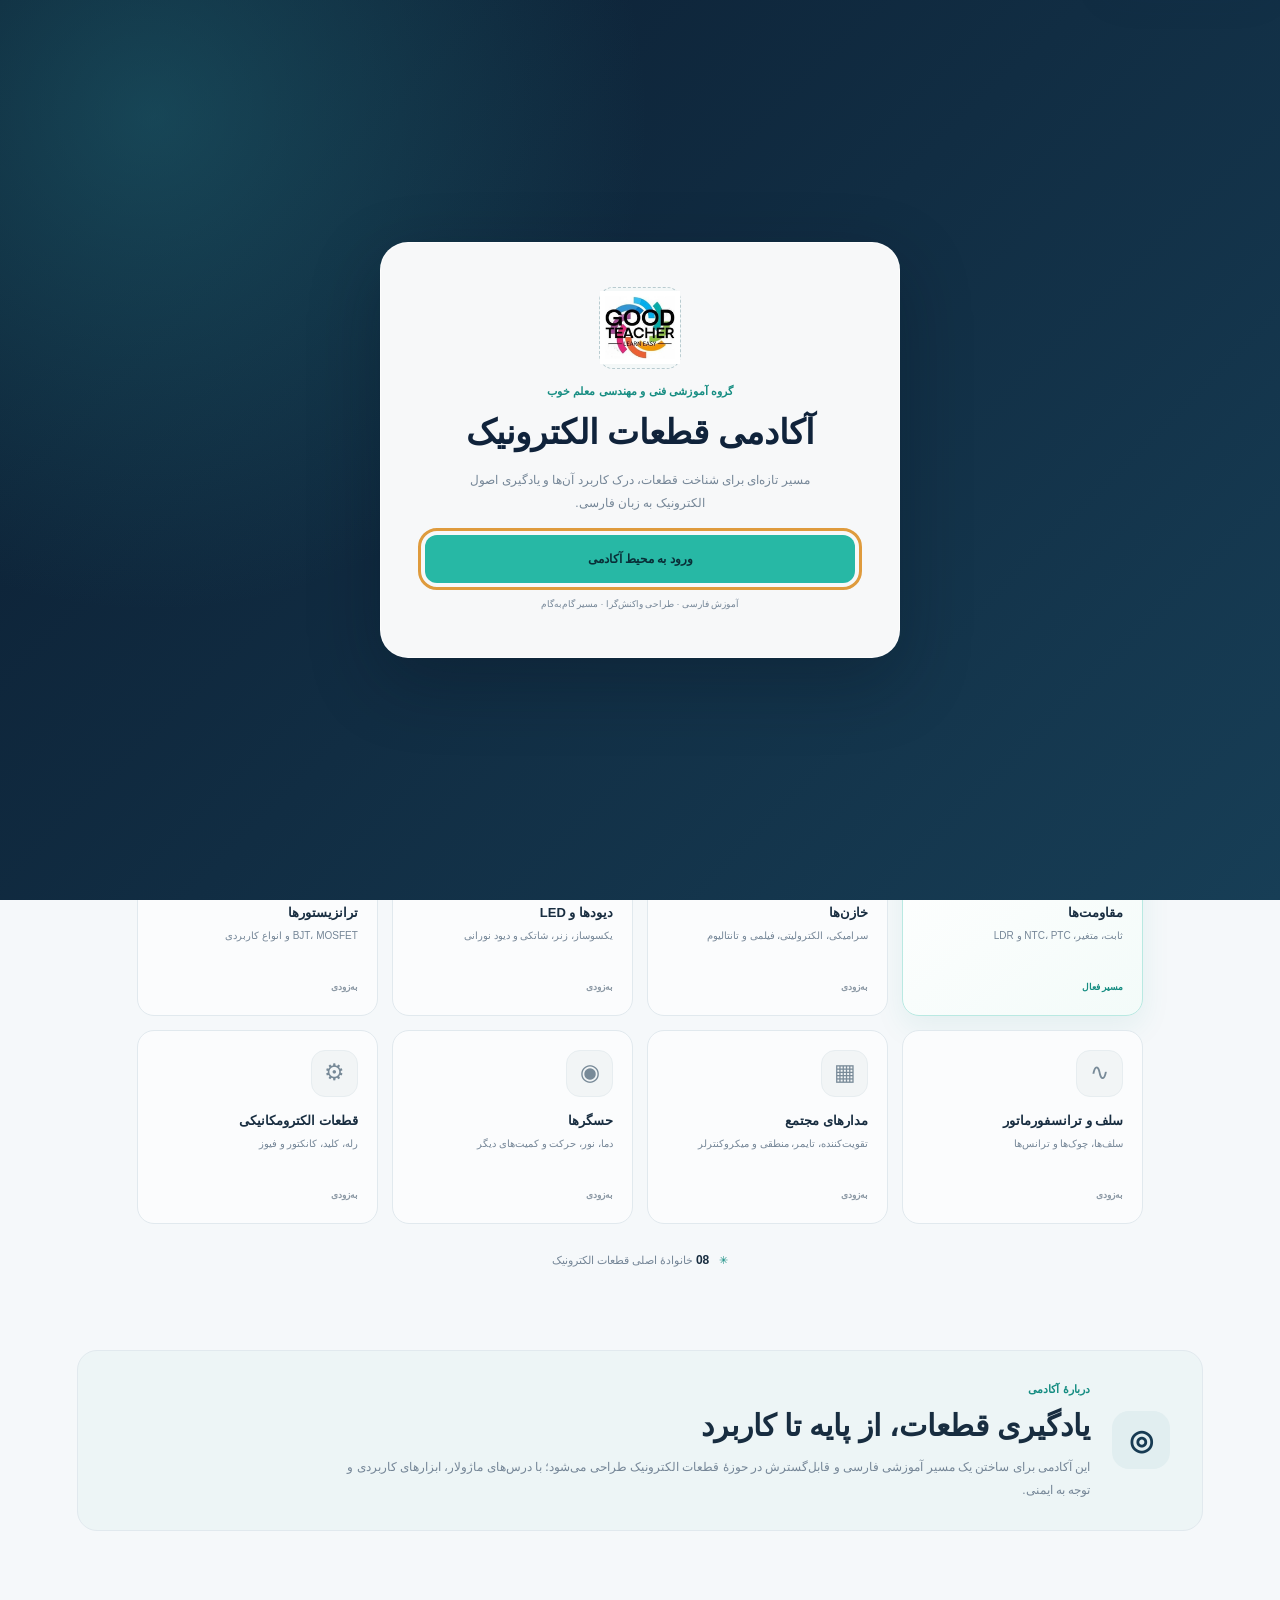
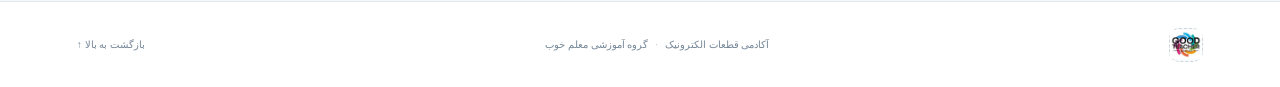
<file: index.html>
<!doctype html>
<html lang="fa" dir="rtl">
  <head>
    <meta charset="utf-8">
    <meta name="viewport" content="width=device-width, initial-scale=1">
    <meta name="theme-color" content="#10233b">
    <meta name="description" content="آکادمی فارسی قطعات الکترونیک؛ مسیر یادگیری قطعات، مفاهیم و ابزارهای آموزشی.">
    <title>آکادمی قطعات الکترونیک | معلم خوب</title>
    <link rel="icon" href="data:,">
    <link rel="stylesheet" href="./styles/tokens.css">
    <link rel="stylesheet" href="./styles/base.css">
    <link rel="stylesheet" href="./styles/layout.css">
    <link rel="stylesheet" href="./styles/components.css">
    <link rel="stylesheet" href="./styles/features/learning.css">
    <script>
      if (window.location.protocol === "file:") {
        document.addEventListener("DOMContentLoaded", () => {
          const warning = document.createElement("aside");
          warning.className = "local-run-warning";
          warning.setAttribute("role", "alert");
          warning.dir = "rtl";
          warning.lang = "fa";
          warning.textContent = "برای اجرای کامل آکادمی، فایل را مستقیم باز نکنید. در پوشهٔ پروژه دستور python -m http.server 8000 را اجرا کنید و سپس http://localhost:8000 را باز کنید؛ مرورگر بارگذاری JavaScript Modules از file:// را مسدود می‌کند.";
          document.body.prepend(warning);
        }, { once: true });
      }
    </script>
    <script type="module" src="./src/app.js"></script>
  </head>
  <body>
    <a class="skip-link" href="#main-content" data-app-background inert>رفتن به محتوای اصلی</a>

    <div id="welcome-root"></div>

    <header class="site-header" data-app-background inert>
      <a class="brand" href="#home" aria-label="آکادمی قطعات الکترونیک، خانه">
        <span class="logo-slot logo-slot--small">
          <img class="logo-image" src="./assets/images/branding/moallemkhoob-logo.png" alt="نشان رسمی معلم خوب">
        </span>
        <span class="brand-copy">
          <strong>آکادمی قطعات الکترونیک</strong>
          <small>گروه آموزشی معلم خوب</small>
        </span>
      </a>

      <button class="menu-toggle" type="button" aria-expanded="false" aria-controls="primary-navigation" aria-label="باز کردن فهرست">
        <span aria-hidden="true">☰</span>
      </button>

      <nav class="primary-navigation" id="primary-navigation" aria-label="ناوبری اصلی">
        <a href="#families">خانواده‌های قطعات</a>
        <a href="#learning">مسیر یادگیری</a>
        <a href="#about">دربارهٔ آکادمی</a>
      </nav>
      <a class="header-action" href="#families">شروع یادگیری <span aria-hidden="true">←</span></a>
    </header>

    <main id="main-content" data-app-background inert tabindex="-1">
      <section class="hero" id="home" data-landing-section aria-labelledby="hero-title">
        <div class="hero-copy">
          <p class="eyebrow"><span class="eyebrow-dot" aria-hidden="true"></span> یادگیری مفهومی و گام‌به‌گام</p>
          <h1 id="hero-title">دنیای قطعات را <span>با اطمینان بشناس.</span></h1>
          <p class="hero-description">از شناخت خانواده‌های قطعات تا یادگیری کاربرد و روش بررسی آن‌ها؛ مسیر آشنایی با الکترونیک را از پایه شروع کن.</p>
          <div class="hero-actions">
            <a class="button button--primary" href="#families">دیدن خانواده‌های قطعات <span aria-hidden="true">←</span></a>
            <a class="text-link" href="#about">دربارهٔ این آکادمی</a>
          </div>
          <div class="hero-note"><span class="hero-note-icon" aria-hidden="true">✳</span><span>محتوای فارسی برای یادگیری روشن و کاربردی</span></div>
        </div>

        <div class="hero-visual" aria-hidden="true">
          <div class="visual-orbit visual-orbit--outer"></div>
          <div class="visual-orbit visual-orbit--inner"></div>
          <div class="circuit-line circuit-line--one"></div>
          <div class="circuit-line circuit-line--two"></div>
          <div class="circuit-node circuit-node--one"></div>
          <div class="circuit-node circuit-node--two"></div>
          <div class="hero-chip"><span>Ω</span><i></i><i></i><i></i></div>
          <span class="visual-label visual-label--voltage">ولتاژ</span>
          <span class="visual-label visual-label--current">جریان</span>
          <span class="visual-label visual-label--resistance">مقاومت</span>
        </div>
      </section>

      <section class="section family-section" id="families" data-landing-section aria-labelledby="families-title">
        <div class="section-heading">
          <div>
            <p class="eyebrow">کتابخانهٔ آموزشی</p>
            <h2 id="families-title">از کدام خانواده شروع می‌کنی؟</h2>
          </div>
          <p>با یک نگاه خانواده‌های اصلی قطعات را مرور کن. مسیر مقاومت‌ها برای شروع مشخص شده و بخش‌های دیگر به‌تدریج آماده می‌شوند.</p>
        </div>
        <div class="family-grid" id="family-grid" aria-live="polite"></div>
        <div class="family-count"><span class="count-mark" aria-hidden="true">✳</span><span><b class="ltr" lang="en">08</b> خانوادهٔ اصلی قطعات الکترونیک</span></div>
      </section>

      <section class="learning-section" id="learning" aria-labelledby="learning-page-title" hidden></section>

      <section class="about-section" id="about" data-landing-section aria-labelledby="about-title">
        <div class="about-symbol" aria-hidden="true">◎</div>
        <div>
          <p class="eyebrow">دربارهٔ آکادمی</p>
          <h2 id="about-title">یادگیری قطعات، از پایه تا کاربرد</h2>
          <p>این آکادمی برای ساختن یک مسیر آموزشی فارسی و قابل‌گسترش در حوزهٔ قطعات الکترونیک طراحی می‌شود؛ با درس‌های ماژولار، ابزارهای کاربردی و توجه به ایمنی.</p>
        </div>
      </section>
    </main>

    <footer class="site-footer" data-app-background inert>
      <span class="logo-slot logo-slot--footer">
        <img class="logo-image" src="./assets/images/branding/moallemkhoob-logo.png" alt="نشان رسمی معلم خوب">
      </span>
      <span>آکادمی قطعات الکترونیک <span class="footer-separator" aria-hidden="true">·</span> گروه آموزشی معلم خوب</span>
      <a href="#home">بازگشت به بالا <span aria-hidden="true">↑</span></a>
    </footer>
  </body>
</html>
</file>
<file: styles/tokens.css>
:root {
  color-scheme: light;
  --color-ink: #182d40;
  --color-ink-soft: #516578;
  --color-muted: #758697;
  --color-paper: #f5f8fa;
  --color-surface: #ffffff;
  --color-line: #e1e9ee;
  --color-navy: #10233b;
  --color-navy-light: #173b53;
  --color-teal: #27b8a5;
  --color-teal-dark: #168d82;
  --color-teal-pale: #e8f7f4;
  --color-amber: #edb35e;
  --color-disabled: #8b98a4;
  --shadow-card: 0 16px 42px rgb(21 49 69 / 7%);
  --shadow-floating: 0 24px 70px rgb(5 18 31 / 30%);
  --radius-small: 12px;
  --radius-medium: 20px;
  --radius-large: 30px;
  --content-width: 1160px;
  --page-gutter: clamp(20px, 6vw, 88px);
  --font-sans: Tahoma, "Segoe UI", sans-serif;
}
</file>
<file: styles/base.css>
*,
*::before,
*::after {
  box-sizing: border-box;
}

html {
  min-width: 320px;
  scroll-behavior: smooth;
  scroll-padding-top: 92px;
  background: var(--color-paper);
}

body {
  min-width: 320px;
  margin: 0;
  background: var(--color-paper);
  color: var(--color-ink);
  font-family: var(--font-sans);
  font-size: 15px;
  line-height: 1.9;
  text-rendering: optimizeLegibility;
}

button,
a {
  -webkit-tap-highlight-color: transparent;
}

a {
  color: inherit;
  text-decoration: none;
}

button {
  color: inherit;
  font: inherit;
}

img,
svg {
  max-width: 100%;
}

::selection {
  color: var(--color-navy);
  background: #bcece4;
}

:focus-visible {
  outline: 3px solid #df9b3d;
  outline-offset: 4px;
}

.skip-link {
  position: fixed;
  z-index: 200;
  inset-block-start: 10px;
  inset-inline-start: 10px;
  padding: 10px 14px;
  transform: translateY(-160%);
  border-radius: 8px;
  background: var(--color-surface);
  color: var(--color-ink);
  box-shadow: var(--shadow-card);
}

.skip-link:focus {
  transform: translateY(0);
}

.local-run-warning {
  position: fixed;
  z-index: 300;
  inset-block-start: 12px;
  inset-inline: 12px;
  width: min(760px, calc(100% - 24px));
  margin-inline: auto;
  padding: 14px 18px;
  border: 2px solid #9c3d2f;
  border-radius: 12px;
  background: #fff1ed;
  color: #67271f;
  box-shadow: 0 8px 28px rgb(28 24 20 / 24%);
  font-size: 13px;
  font-weight: 700;
  line-height: 1.9;
}

.ltr,
[dir="ltr"] {
  direction: ltr;
  unicode-bidi: isolate;
  text-align: left;
}

@media (prefers-reduced-motion: reduce) {
  *,
  *::before,
  *::after {
    scroll-behavior: auto !important;
    animation-duration: 0.01ms !important;
    animation-iteration-count: 1 !important;
    transition-duration: 0.01ms !important;
  }
}
</file>
<file: styles/layout.css>
.site-header {
  position: sticky;
  z-index: 20;
  inset-block-start: 0;
  display: flex;
  width: 100%;
  min-height: 82px;
  align-items: center;
  justify-content: space-between;
  gap: 24px;
  padding-inline: var(--page-gutter);
  border-bottom: 1px solid rgb(223 232 237 / 85%);
  background: rgb(255 255 255 / 94%);
  backdrop-filter: blur(14px);
}

.brand,
.brand-copy,
.primary-navigation,
.hero-actions,
.site-footer,
.family-count {
  display: flex;
  align-items: center;
}

.brand {
  flex: 0 0 auto;
  gap: 12px;
}

.brand-copy {
  align-items: flex-start;
  flex-direction: column;
  line-height: 1.55;
}

.brand-copy strong {
  font-size: 13px;
  font-weight: 800;
}

.brand-copy small {
  color: var(--color-muted);
  font-size: 10px;
}

.primary-navigation {
  gap: clamp(18px, 3vw, 38px);
  color: var(--color-ink-soft);
  font-size: 12px;
}

.primary-navigation a,
.site-footer a,
.text-link {
  transition: color 160ms ease;
}

.primary-navigation a:hover,
.site-footer a:hover,
.text-link:hover {
  color: var(--color-teal-dark);
}

.hero {
  position: relative;
  display: grid;
  min-height: 550px;
  grid-template-columns: minmax(0, 1.1fr) minmax(300px, 0.9fr);
  align-items: center;
  gap: 32px;
  overflow: hidden;
  padding: 66px var(--page-gutter) 74px;
  background:
    radial-gradient(ellipse at 80% 8%, rgb(46 112 130 / 48%), transparent 40%),
    linear-gradient(120deg, #0d2035 0%, #153750 62%, #17485a 100%);
  color: white;
}

.hero::after {
  position: absolute;
  inset-block-end: -170px;
  inset-inline-start: 34%;
  width: 430px;
  height: 300px;
  transform: rotate(-18deg);
  border: 1px solid rgb(104 199 192 / 12%);
  border-radius: 50%;
  content: "";
  pointer-events: none;
}

.hero-copy {
  position: relative;
  z-index: 1;
  max-width: 650px;
}

.eyebrow {
  margin: 0 0 9px;
  color: var(--color-teal-dark);
  font-size: 11px;
  font-weight: 800;
  letter-spacing: 0.01em;
}

.hero .eyebrow {
  display: flex;
  align-items: center;
  gap: 9px;
  color: #77e0d2;
}

.eyebrow-dot {
  width: 7px;
  height: 7px;
  border-radius: 50%;
  background: var(--color-amber);
  box-shadow: 0 0 0 5px rgb(237 179 94 / 15%);
}

.hero h1 {
  max-width: 620px;
  margin: 16px 0 12px;
  font-size: clamp(34px, 5vw, 58px);
  font-weight: 900;
  line-height: 1.55;
}

.hero h1 span {
  display: block;
  color: #64d9ca;
}

.hero-description {
  max-width: 560px;
  margin: 0;
  color: #c6d5df;
  font-size: 14px;
}

.hero-actions {
  flex-wrap: wrap;
  gap: 24px;
  margin-block-start: 28px;
}

.button,
.header-action {
  display: inline-flex;
  min-height: 48px;
  align-items: center;
  justify-content: center;
  gap: 12px;
  border-radius: 12px;
  font-size: 12px;
  font-weight: 800;
  transition: transform 160ms ease, background-color 160ms ease;
}

.button:hover,
.header-action:hover {
  transform: translateY(-2px);
}

.button--primary {
  padding: 0 20px;
  background: var(--color-teal);
  color: #092e37;
}

.button--primary:hover {
  background: #55d6c5;
}

.text-link {
  color: #d5e2e8;
  font-size: 12px;
}

.hero-note {
  display: flex;
  align-items: center;
  gap: 9px;
  margin-block-start: 35px;
  color: #b7cbd5;
  font-size: 10px;
}

.hero-note-icon {
  display: grid;
  width: 23px;
  height: 23px;
  place-items: center;
  border: 1px solid rgb(119 224 210 / 35%);
  border-radius: 8px;
  color: #77e0d2;
}

.hero-visual {
  position: relative;
  display: grid;
  min-height: 330px;
  place-items: center;
}

.section {
  width: min(100%, var(--content-width));
  margin-inline: auto;
  padding: 78px var(--page-gutter);
}

.section-heading {
  display: flex;
  align-items: end;
  justify-content: space-between;
  gap: 28px;
  margin-block-end: 28px;
}

.section-heading h2,
.learning-preview h2,
.about-section h2 {
  margin: 0;
  font-size: clamp(22px, 3vw, 30px);
  font-weight: 900;
  line-height: 1.6;
}

.section-heading > p {
  max-width: 420px;
  margin: 0 0 4px;
  color: var(--color-muted);
  font-size: 12px;
}

.family-grid {
  display: grid;
  grid-template-columns: repeat(4, minmax(0, 1fr));
  gap: 14px;
}

.family-count {
  justify-content: center;
  gap: 10px;
  margin-block-start: 25px;
  color: var(--color-muted);
  font-size: 11px;
}

.family-count b {
  color: var(--color-ink);
  font-size: 12px;
}

.learning-preview,
.about-section {
  display: flex;
  width: min(calc(100% - 2 * var(--page-gutter)), var(--content-width));
  align-items: center;
  gap: 22px;
  margin: 0 auto 26px;
  padding: 28px 32px;
  border: 1px solid var(--color-line);
  border-radius: var(--radius-medium);
  background: var(--color-surface);
}

.learning-preview > div:nth-child(2),
.about-section > div:last-child {
  flex: 1;
}

.learning-preview p:not(.eyebrow),
.about-section p:not(.eyebrow) {
  max-width: 750px;
  margin: 6px 0 0;
  color: var(--color-muted);
  font-size: 12px;
}

.learning-preview .eyebrow,
.about-section .eyebrow {
  margin-block-end: 3px;
}

.about-section {
  margin-block-end: 70px;
  background: #edf5f6;
}

.site-footer {
  min-height: 86px;
  justify-content: space-between;
  gap: 20px;
  padding: 16px var(--page-gutter);
  border-top: 1px solid var(--color-line);
  background: var(--color-surface);
  color: var(--color-muted);
  font-size: 10px;
}

.menu-toggle {
  display: none;
}

@media (max-width: 900px) {
  .site-header {
    min-height: 74px;
    gap: 12px;
  }

  .primary-navigation {
    gap: 18px;
    font-size: 11px;
  }

  .header-action {
    min-height: 41px;
    padding-inline: 12px;
    font-size: 10px;
  }

  .hero {
    min-height: 500px;
    grid-template-columns: minmax(0, 1.2fr) minmax(230px, 0.8fr);
  }

  .family-grid {
    grid-template-columns: repeat(2, minmax(0, 1fr));
  }
}

@media (max-width: 680px) {
  html {
    scroll-padding-top: 74px;
  }

  .site-header {
    min-height: 68px;
  }

  .brand {
    gap: 9px;
  }

  .brand-copy strong {
    font-size: 11px;
  }

  .brand-copy small {
    font-size: 9px;
  }

  .menu-toggle {
    display: grid;
    width: 42px;
    height: 42px;
    flex: 0 0 auto;
    place-items: center;
    margin-inline-start: auto;
    border: 1px solid var(--color-line);
    border-radius: 11px;
    background: var(--color-surface);
    cursor: pointer;
    font-size: 20px;
  }

  .primary-navigation {
    position: absolute;
    inset-block-start: calc(100% - 1px);
    inset-inline: 0;
    display: none;
    align-items: stretch;
    flex-direction: column;
    gap: 0;
    padding: 8px var(--page-gutter) 14px;
    border-bottom: 1px solid var(--color-line);
    background: var(--color-surface);
    box-shadow: var(--shadow-card);
  }

  .primary-navigation.is-open {
    display: flex;
  }

  .primary-navigation a {
    padding-block: 10px;
  }

  .header-action {
    display: none;
  }

  .hero {
    display: block;
    min-height: 0;
    padding-block: 48px 25px;
  }

  .hero h1 {
    font-size: clamp(32px, 9vw, 43px);
  }

  .hero-description {
    font-size: 13px;
  }

  .hero-visual {
    min-height: 235px;
    margin-block-start: 10px;
    transform: scale(0.85);
  }

  .section {
    padding-block: 54px;
  }

  .section-heading {
    align-items: flex-start;
    flex-direction: column;
    gap: 8px;
  }

  .family-grid {
    gap: 10px;
  }

  .learning-preview,
  .about-section {
    align-items: flex-start;
    flex-wrap: wrap;
    gap: 14px;
    padding: 22px;
  }

  .learning-preview > div:nth-child(2),
  .about-section > div:last-child {
    flex-basis: calc(100% - 66px);
  }

  .learning-preview .status {
    margin-inline-start: 58px;
  }

  .site-footer {
    flex-wrap: wrap;
    justify-content: center;
    text-align: center;
  }
}

@media (max-width: 380px) {
  .brand-copy strong {
    max-width: 150px;
    font-size: 10px;
  }

  .family-grid {
    grid-template-columns: 1fr;
  }
}
</file>
<file: styles/components.css>
.logo-slot {
  display: inline-grid;
  flex: 0 0 auto;
  place-items: center;
  border: 1px dashed rgb(108 130 145 / 55%);
  border-radius: 14px;
  background: rgb(255 255 255 / 9%);
}

.logo-image {
  display: block;
  width: 100%;
  height: 100%;
  object-fit: contain;
}

.logo-slot--small {
  width: 43px;
  height: 43px;
  border-color: #d2dfe5;
  background: #f6f9fa;
}

.logo-slot--welcome {
  width: 82px;
  height: 82px;
  border-color: #b8cbd0;
  background: #f4f8f8;
}

.logo-slot--footer {
  width: 34px;
  height: 34px;
  border-color: #cbd7dc;
  border-radius: 10px;
  background: #f8fafb;
}

.header-action {
  min-height: 43px;
  flex: 0 0 auto;
  padding-inline: 16px;
  background: var(--color-teal-pale);
  color: var(--color-teal-dark);
  font-size: 11px;
}

.visual-orbit {
  position: absolute;
  aspect-ratio: 1;
  border: 1px solid rgb(108 207 198 / 20%);
  border-radius: 50%;
}

.visual-orbit--outer {
  width: min(290px, 90%);
  box-shadow: 0 0 0 33px rgb(47 142 151 / 7%), 0 0 0 68px rgb(47 142 151 / 5%);
}

.visual-orbit--inner {
  width: min(205px, 67%);
  border-style: dashed;
  border-color: rgb(108 207 198 / 33%);
}

.hero-chip {
  position: relative;
  display: grid;
  width: 105px;
  height: 105px;
  place-items: center;
  border: 5px solid #7797a6;
  border-radius: 21px;
  background: linear-gradient(145deg, #27475a, #0c1b29);
  box-shadow: 0 0 0 12px rgb(33 103 121 / 45%), 0 22px 48px rgb(0 0 0 / 25%);
  color: #72e1d2;
  font-size: 38px;
  font-weight: 900;
}

.hero-chip i {
  position: absolute;
  inset-inline-start: -13px;
  width: 12px;
  height: 2px;
  background: #9cb9c2;
}

.hero-chip i:nth-of-type(1) { inset-block-start: 25px; }
.hero-chip i:nth-of-type(2) { inset-block-start: 48px; }
.hero-chip i:nth-of-type(3) { inset-block-start: 71px; }

.circuit-line {
  position: absolute;
  height: 1px;
  background: linear-gradient(90deg, transparent, rgb(115 207 197 / 60%), transparent);
}

.circuit-line--one {
  top: 29%;
  right: 2%;
  width: 35%;
  transform: rotate(-18deg);
}

.circuit-line--two {
  bottom: 22%;
  left: 2%;
  width: 40%;
  transform: rotate(17deg);
}

.circuit-node {
  position: absolute;
  width: 8px;
  height: 8px;
  border: 2px solid #7de3d5;
  border-radius: 50%;
  background: var(--color-navy-light);
  box-shadow: 0 0 0 5px rgb(85 201 189 / 12%);
}

.circuit-node--one { top: 23%; right: 18%; }
.circuit-node--two { bottom: 18%; left: 19%; }

.visual-label {
  position: absolute;
  padding: 6px 12px;
  border: 1px solid rgb(219 240 242 / 18%);
  border-radius: 9px;
  background: #f8fbfc;
  color: var(--color-ink);
  box-shadow: 0 7px 22px rgb(4 20 32 / 16%);
  font-size: 10px;
  font-weight: 800;
}

.visual-label--voltage { inset-block-start: 10%; inset-inline-end: 8%; }
.visual-label--current { inset-block-end: 8%; inset-inline-start: 4%; }
.visual-label--resistance { inset-block-end: 12%; inset-inline-end: 4%; }

.family-card {
  position: relative;
  display: flex;
  min-height: 194px;
  flex-direction: column;
  align-items: flex-start;
  padding: 19px;
  overflow: hidden;
  border: 1px solid var(--color-line);
  border-radius: 17px;
  background: var(--color-surface);
  text-align: right;
  transition: transform 180ms ease, border-color 180ms ease, box-shadow 180ms ease;
}

.family-card--active {
  border-color: #b9e9e2;
  background: linear-gradient(145deg, #ffffff, #f3fbf9);
  box-shadow: 0 12px 30px rgb(24 141 130 / 8%);
}

a.family-card--active:hover {
  transform: translateY(-3px);
  border-color: var(--color-teal);
  box-shadow: var(--shadow-card);
}

.family-card--disabled {
  background: #fbfcfd;
  color: #647483;
}

.family-icon {
  display: grid;
  width: 47px;
  height: 47px;
  place-items: center;
  margin-block-end: 12px;
  border: 1px solid #d9eeeb;
  border-radius: 14px;
  background: #ebf8f6;
  color: var(--color-teal-dark);
  font-size: 23px;
}

.family-card--disabled .family-icon {
  border-color: #e7edf0;
  background: #f2f5f6;
  color: #788a98;
}

.family-card h3 {
  margin: 0 0 2px;
  color: var(--color-ink);
  font-size: 13px;
  font-weight: 800;
}

.family-card p {
  margin: 0;
  color: var(--color-muted);
  font-size: 10px;
  line-height: 1.8;
}

.family-status,
.status {
  display: inline-flex;
  align-items: center;
  gap: 7px;
  margin-block-start: auto;
  padding-block-start: 13px;
  color: var(--color-disabled);
  font-size: 9px;
  font-weight: 800;
}

.family-status::before,
.status i {
  width: 6px;
  height: 6px;
  border-radius: 50%;
  background: #a8b4bc;
}

.family-card--active .family-status,
.status--active {
  color: var(--color-teal-dark);
}

.family-card--active .family-status::before,
.status--active i {
  background: var(--color-teal);
  box-shadow: 0 0 0 4px rgb(39 184 165 / 13%);
}

.status {
  flex: 0 0 auto;
  margin-block-start: 0;
  padding-block-start: 0;
  font-size: 10px;
}

.count-mark {
  color: var(--color-teal-dark);
}

.preview-mark,
.about-symbol {
  display: grid;
  width: 58px;
  height: 58px;
  flex: 0 0 auto;
  place-items: center;
  border-radius: 17px;
  background: var(--color-teal-pale);
  color: var(--color-teal-dark);
  font-size: 28px;
  font-weight: 800;
}

.about-symbol {
  background: #e1eef0;
  color: var(--color-navy-light);
}

.welcome-overlay {
  position: fixed;
  z-index: 100;
  inset: 0;
  display: grid;
  place-items: center;
  padding: 20px;
  overflow-y: auto;
  background:
    radial-gradient(circle at 12% 13%, rgb(39 126 137 / 40%), transparent 36%),
    linear-gradient(135deg, #0b1c30, #173e56);
  opacity: 1;
  visibility: visible;
  transition: opacity 240ms ease, visibility 240ms ease;
}

.welcome-overlay.is-dismissed {
  opacity: 0;
  visibility: hidden;
  pointer-events: none;
}

.welcome-card {
  width: min(100%, 520px);
  padding: clamp(26px, 6vw, 44px);
  border: 1px solid rgb(255 255 255 / 72%);
  border-radius: 28px;
  background: rgb(255 255 255 / 97%);
  box-shadow: var(--shadow-floating);
  text-align: center;
}

.welcome-card .logo-slot {
  margin-block-end: 12px;
}

.welcome-card .eyebrow {
  margin-block-end: 4px;
}

.welcome-card h2 {
  margin: 0;
  color: var(--color-navy);
  font-size: clamp(25px, 6vw, 34px);
  font-weight: 900;
  line-height: 1.6;
}

.welcome-card > p:not(.eyebrow) {
  max-width: 390px;
  margin: 9px auto 21px;
  color: var(--color-muted);
  font-size: 12px;
}

.welcome-card .button {
  width: 100%;
  border: 0;
  cursor: pointer;
  font-family: inherit;
}

.welcome-caption {
  display: block;
  margin-block-start: 13px;
  color: var(--color-muted);
  font-size: 9px;
}

.footer-separator {
  padding-inline: 4px;
  color: #bdc9cf;
}

@media (max-width: 680px) {
  .family-card {
    min-height: 178px;
    padding: 14px;
  }

  .family-icon {
    width: 41px;
    height: 41px;
  }

  .family-card h3 {
    font-size: 12px;
  }

  .family-card p {
    font-size: 9px;
  }
}

@media (prefers-reduced-motion: reduce) {
  .family-card,
  .welcome-overlay,
  .button,
  .header-action {
    transition: none;
  }
}
</file>
<file: styles/features/learning.css>
.learning-section[hidden],
[data-landing-section][hidden] {
  display: none !important;
}

.learning-section {
  width: min(100%, 1160px);
  min-height: 65vh;
  margin-inline: auto;
  padding: clamp(30px, 6vw, 76px) clamp(20px, 6vw, 88px) 80px;
  scroll-margin-top: 86px;
}

.learning-section--detail {
  max-width: 960px;
}

.learning-topline,
.learning-breadcrumbs {
  display: flex;
  align-items: center;
  flex-wrap: wrap;
  gap: 9px;
}

.learning-topline {
  justify-content: space-between;
  margin-block-end: 18px;
}

.learning-topline .learning-back { margin-block-end: 0; }

.learning-home-link,
.learning-breadcrumbs,
.learning-breadcrumbs a {
  color: var(--color-teal-dark);
  font-size: 11px;
  font-weight: 700;
}

.learning-breadcrumbs { margin-block-end: 19px; color: var(--color-muted); }
.breadcrumb-separator { color: #99a9b3; }
.breadcrumb-current { color: var(--color-ink); }
.learning-english-title { margin: 0; color: var(--color-muted); font-size: 12px; overflow-wrap: anywhere; }
.learning-english-title .ltr { unicode-bidi: isolate; }

.learning-section :focus-visible {
  outline: 3px solid #e9a94e;
  outline-offset: 3px;
}

.learning-explainer {
  margin-block-end: 18px;
  padding: 20px 22px;
  border: 1px solid #c8e8e3;
  border-radius: 16px;
  background: #f1faf8;
  color: var(--color-ink-soft);
  font-size: 12px;
  line-height: 2;
}

.learning-explainer p { margin: 0; }

.learning-header {
  margin-block-end: 28px;
}

.learning-back {
  display: inline-flex;
  min-height: 40px;
  align-items: center;
  gap: 8px;
  margin-block-end: 28px;
  padding: 0 13px;
  border: 1px solid var(--color-line);
  border-radius: 10px;
  background: var(--color-surface);
  color: var(--color-ink-soft);
  font-size: 11px;
  font-weight: 700;
}

.learning-back:hover,
.learning-back:focus-visible {
  border-color: var(--color-teal);
  color: var(--color-teal-dark);
}

.learning-header .eyebrow {
  margin-block-end: 4px;
}

.learning-title {
  margin: 0;
  color: var(--color-ink);
  font-size: clamp(26px, 4vw, 38px);
  font-weight: 900;
  line-height: 1.55;
}

.learning-intro {
  max-width: 760px;
  margin: 8px 0 0;
  color: var(--color-muted);
  font-size: 13px;
}

.lesson-list {
  display: grid;
  grid-template-columns: repeat(2, minmax(0, 1fr));
  gap: 14px;
}

.lesson-card {
  display: grid;
  min-height: 124px;
  grid-template-columns: 52px minmax(0, 1fr) 20px;
  align-items: center;
  gap: 14px;
  padding: 18px;
  border: 1px solid var(--color-line);
  border-radius: 17px;
  background: var(--color-surface);
  box-shadow: 0 8px 22px rgb(21 49 69 / 3%);
  transition: transform 160ms ease, border-color 160ms ease, box-shadow 160ms ease;
}

.lesson-card:hover {
  transform: translateY(-2px);
  border-color: #a9ded7;
  box-shadow: var(--shadow-card);
}

.lesson-card-symbol {
  display: grid;
  width: 52px;
  height: 52px;
  place-items: center;
  border: 1px solid #d8eeeb;
  border-radius: 15px;
  background: var(--color-teal-pale);
  color: var(--color-teal-dark);
  font-size: 17px;
  font-weight: 800;
  text-align: center;
}

.lesson-card-copy {
  display: flex;
  min-width: 0;
  align-items: flex-start;
  flex-direction: column;
}

.lesson-card-copy .ltr {
  max-width: 100%;
  color: var(--color-teal-dark);
  font-size: 10px;
  overflow-wrap: anywhere;
  unicode-bidi: isolate;
}

.lesson-ordinal {
  color: var(--color-teal-dark);
  font-size: 9px;
  font-weight: 800;
}

.lesson-ordinal b {
  display: inline-block;
  padding-inline-start: 3px;
}

.lesson-card-copy strong {
  margin-block: 2px 4px;
  color: var(--color-ink);
  font-size: 13px;
  line-height: 1.7;
}

.lesson-card-copy > span:last-child {
  color: var(--color-muted);
  font-size: 10px;
  line-height: 1.8;
}

.lesson-card-arrow {
  color: var(--color-teal-dark);
  font-size: 18px;
}

.lesson-reading-note {
  margin: -14px 0 25px;
  color: var(--color-muted);
  font-size: 10px;
}

.lesson-content {
  display: grid;
  grid-template-columns: repeat(2, minmax(0, 1fr));
  gap: 14px;
}

.lesson-content-block,
.lesson-sources,
.media-card {
  min-width: 0;
  padding: 20px 21px;
  border: 1px solid var(--color-line);
  border-radius: 16px;
  background: var(--color-surface);
}

.media-card { margin-block-start: 15px; }
.media-card .lesson-block-title { margin-block-end: 12px; }
.media-figure-grid {
  display: grid;
  grid-template-columns: repeat(auto-fit, minmax(min(100%, 280px), 1fr));
  gap: 14px;
}
.symbol-standards-grid {
  display: grid;
  grid-template-columns: repeat(auto-fit, minmax(min(100%, 260px), 1fr));
  gap: 14px;
}
.symbol-standard-card {
  min-width: 0;
  padding: 14px;
  border: 1px solid var(--color-line);
  border-radius: 12px;
  background: #fbfcfd;
}
.symbol-standard-label {
  margin: 0 0 10px;
  color: var(--color-teal-dark);
  font-size: 12px;
  letter-spacing: .04em;
}
.media-card--figure {
  min-width: 0;
  margin: 0;
  padding: 0;
  border: 0;
  background: transparent;
}
.schematic-figure { display: grid; min-height: 92px; margin: 0; place-items: center; overflow-x: auto; }
.schematic-image { display: block; width: min(100%, 560px); max-height: 260px; object-fit: contain; direction: ltr; }
.media-placeholder {
  margin: 0;
  padding: 18px;
  border: 1px dashed #aebfc7;
  border-radius: 12px;
  background: #f8fafb;
  color: var(--color-muted);
  font-size: 11px;
  line-height: 1.9;
}

.schematic-note {
  margin: 12px 0 0;
  color: var(--color-ink-soft);
  font-size: 11px;
  line-height: 1.9;
}

.schematic-card > .source-link { display: inline-block; margin-block-start: 12px; }

.part-photo-figure { margin: 0; }
.part-photo {
  display: block;
  width: min(100%, 540px);
  max-height: 390px;
  margin-inline: auto;
  border-radius: 12px;
  background: #f4f7f8;
  object-fit: contain;
}

.part-photo-figure figcaption,
.image-credit {
  margin: 10px 0 0;
  color: var(--color-muted);
  font-size: 10px;
  line-height: 1.8;
  overflow-wrap: anywhere;
}

.source-link { overflow-wrap: anywhere; }

.lesson-content-block:first-child {
  border-color: #c8e8e3;
  background: linear-gradient(140deg, #fff, #f4fbfa);
}

.lesson-block-title {
  display: flex;
  align-items: center;
  gap: 10px;
  margin: 0 0 10px;
  color: var(--color-ink);
  font-size: 14px;
  font-weight: 800;
  line-height: 1.7;
}

.lesson-block-title::before {
  width: 4px;
  height: 20px;
  flex: 0 0 auto;
  border-radius: 99px;
  background: var(--color-teal);
  content: "";
}

.lesson-content-block p,
.lesson-bullets {
  margin: 0;
  color: var(--color-ink-soft);
  font-size: 11px;
  line-height: 2.05;
}

.lesson-content-block p + p {
  margin-block-start: 9px;
}

.lesson-bullets {
  display: grid;
  gap: 7px;
  padding-inline-start: 0;
  padding-inline-end: 20px;
}

.lesson-bullets li::marker {
  color: var(--color-teal-dark);
}

.lesson-notation {
  display: inline-block;
  margin-block: 0 10px;
  padding: 5px 10px;
  border: 1px solid var(--color-line);
  border-radius: 8px;
  background: #f5f8fa;
  color: var(--color-navy);
  font-family: Consolas, "Courier New", monospace;
  font-size: 12px;
  font-weight: 700;
}

.lesson-sources {
  margin-block-start: 15px;
  background: #f9fbfc;
}

.source-link {
  color: var(--color-teal-dark);
  text-decoration: underline;
  text-decoration-color: #addbd5;
  text-underline-offset: 3px;
}

.source-link:hover {
  color: var(--color-navy);
}

.button--secondary {
  min-height: 43px;
  padding: 0 15px;
  border: 1px solid var(--color-line);
  background: var(--color-surface);
  color: var(--color-ink-soft);
}

.learning-bottom-back {
  margin-block-start: 18px;
}

@media (max-width: 740px) {
  .learning-section {
    scroll-margin-top: 70px;
  }

  .lesson-list,
  .lesson-content {
    grid-template-columns: 1fr;
  }

  .learning-topline { align-items: flex-start; }

  .lesson-card {
    min-height: 112px;
  }
}

@media (max-width: 420px) {
  .lesson-card {
    grid-template-columns: 44px minmax(0, 1fr) 16px;
    gap: 10px;
    padding: 14px;
  }

  .lesson-card-symbol {
    width: 44px;
    height: 44px;
    font-size: 14px;
  }

  .lesson-card-copy strong {
    font-size: 12px;
  }

  .lesson-content-block,
  .lesson-sources {
    padding: 17px;
  }
}

@media (prefers-reduced-motion: reduce) {
  .lesson-card {
    transition: none;
  }
}
</file>
